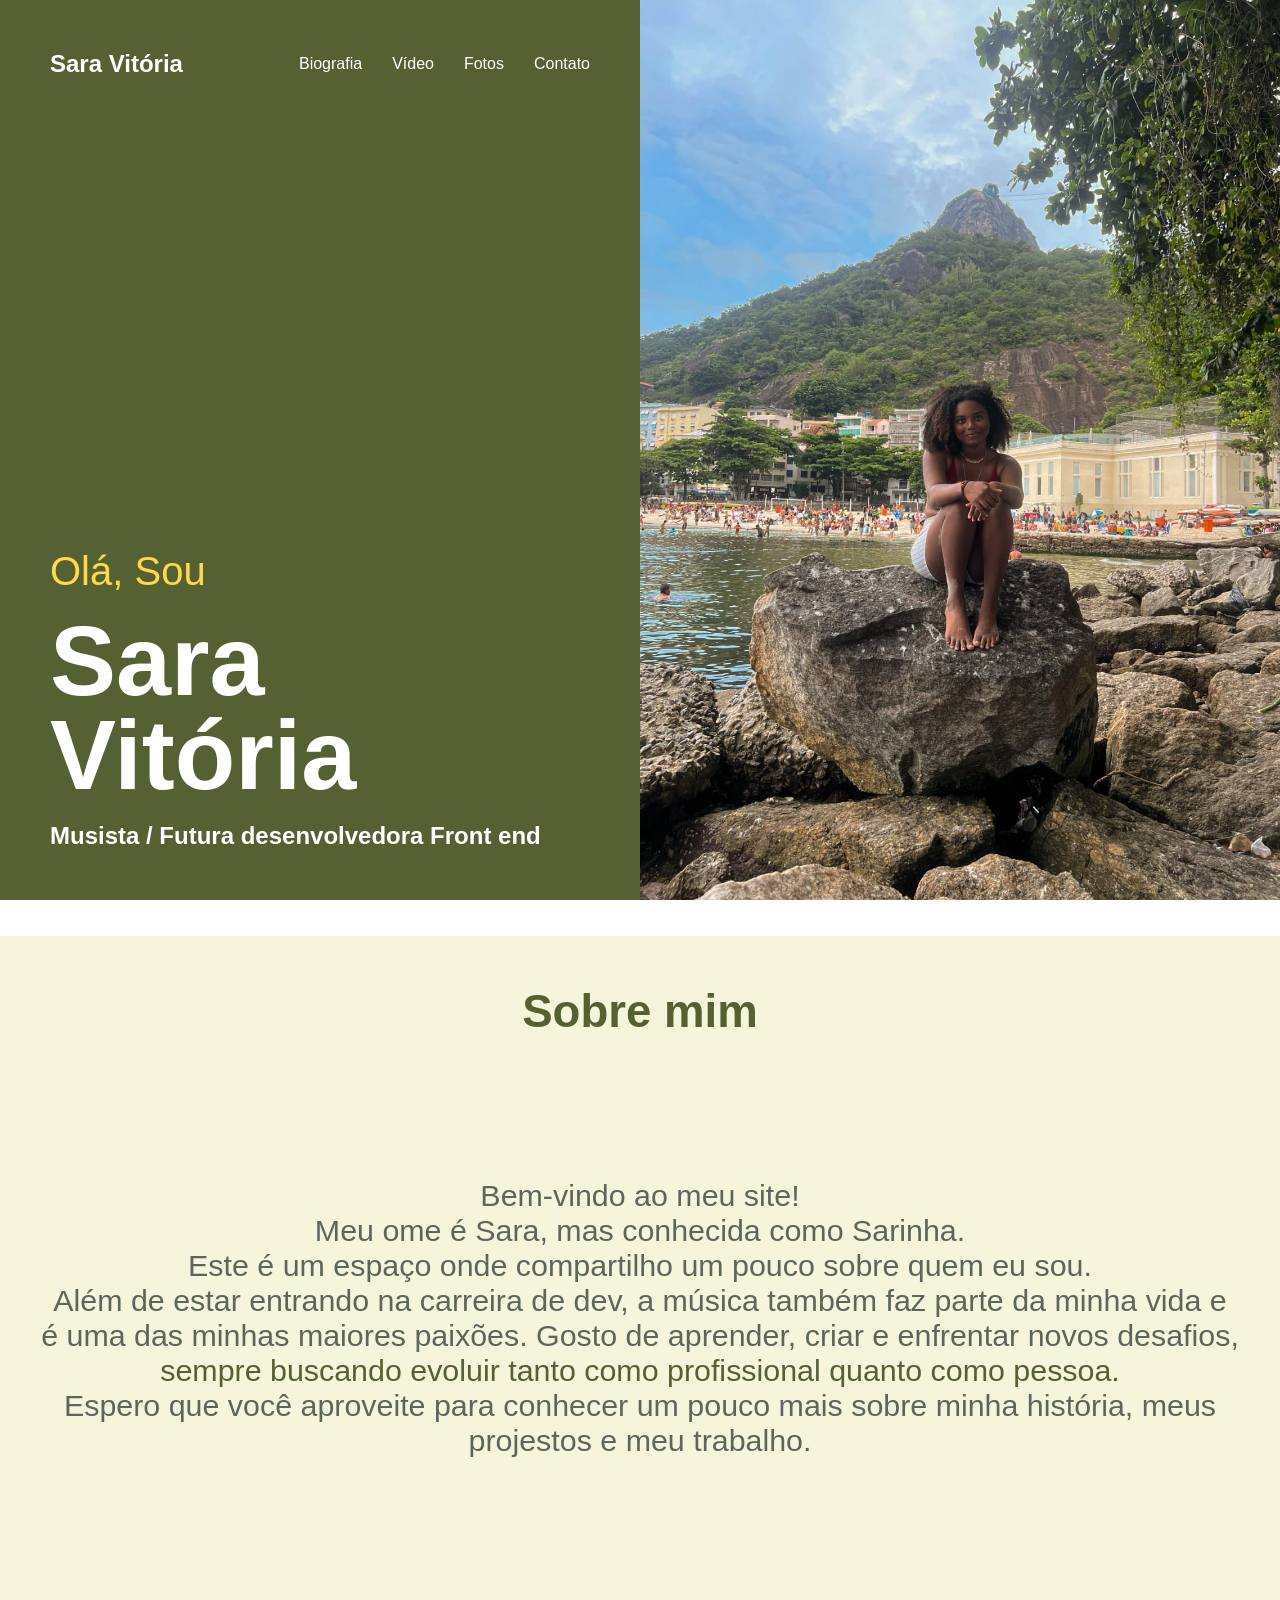
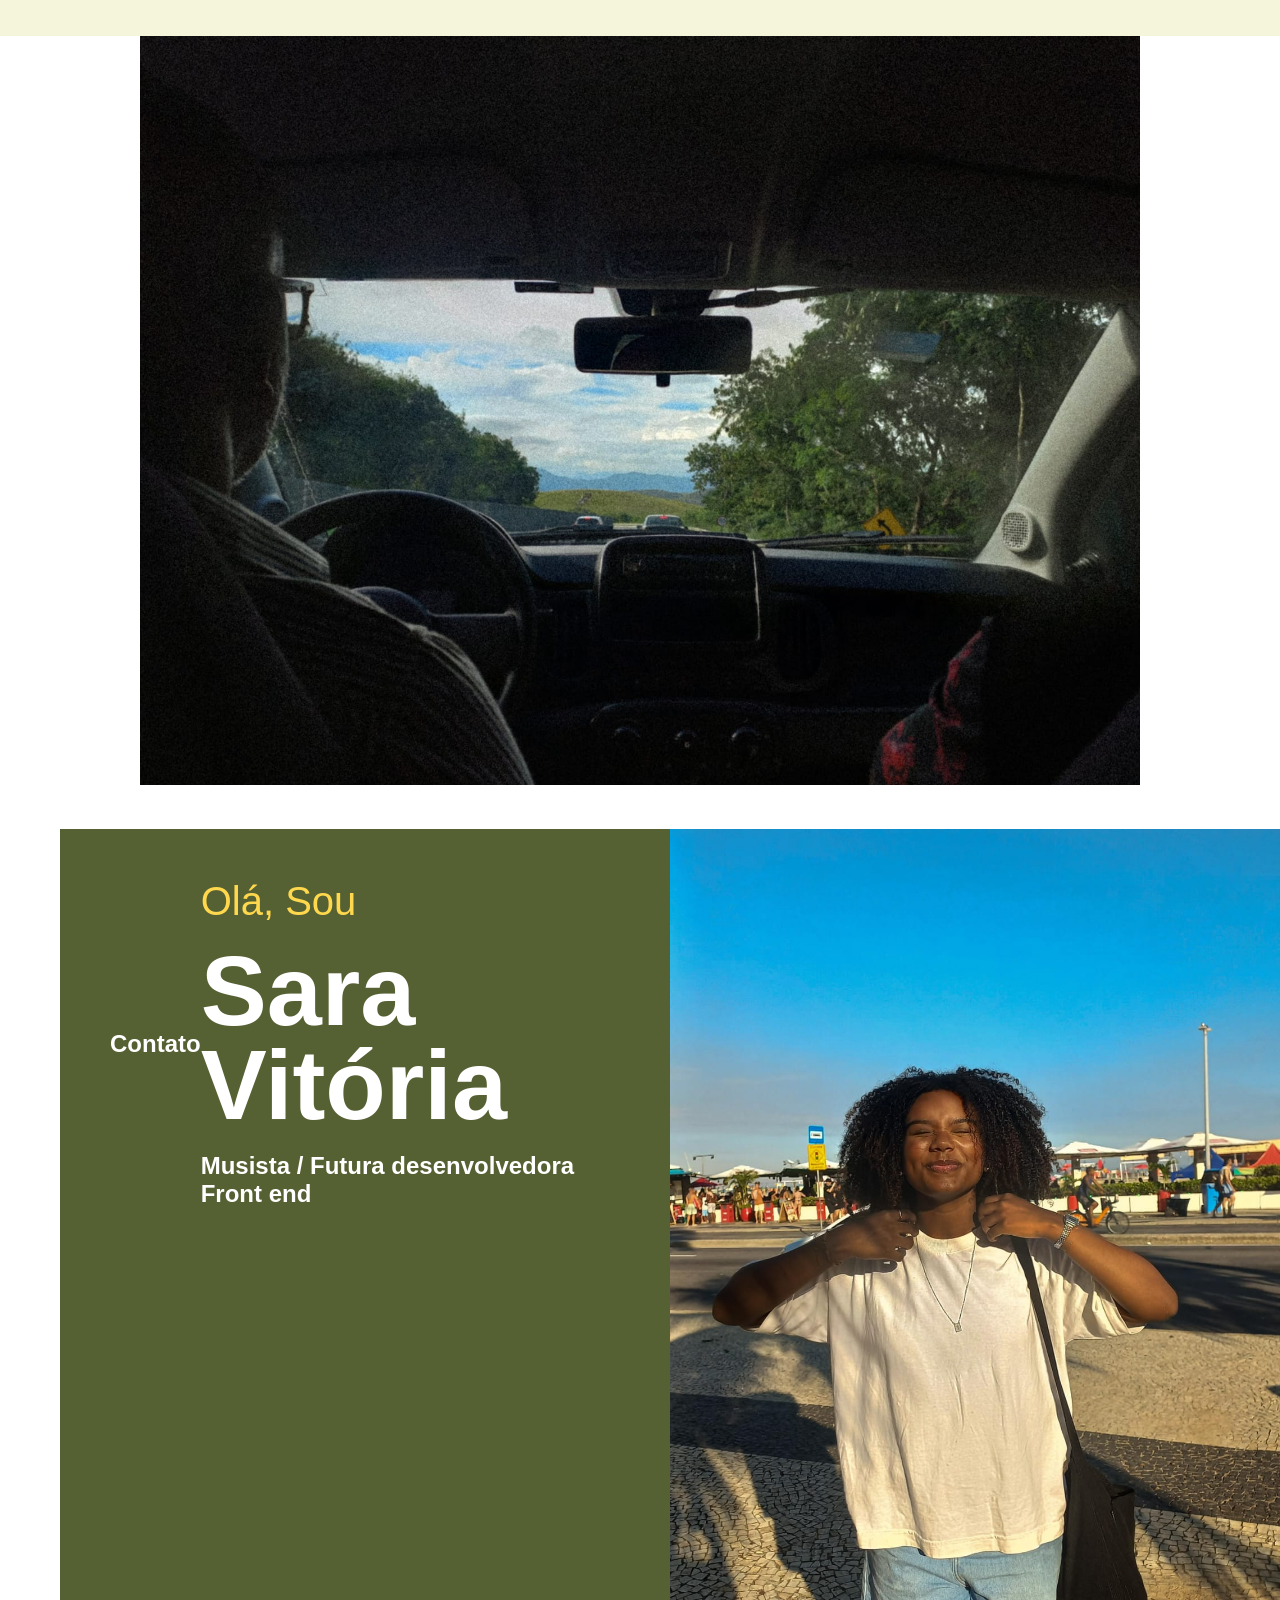
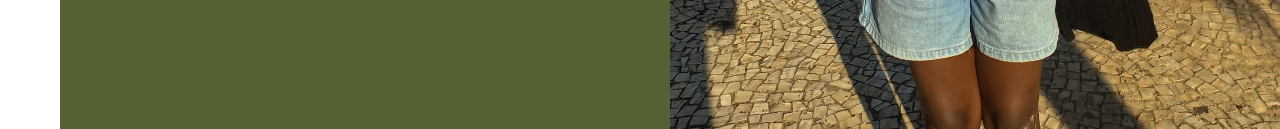
<file: index.html>
<!doctype html>
<html lang="pt-BR">
  <head>
    <meta charset="UTF-8" />
    <meta name="viewport" content="width=device-width, initial-scale=1.0" />
    <title>Site</title>
    <link rel="stylesheet" href="css/style.css" />
  </head>

  <body>
    <div class="container">
      <div class="lado-esquerdo">
        <nav>
          <h1>Sara Vitória</h1>

          <ul>
            <li><a href="Biografia">Biografia</a></li>
            <li><a href="Vídeo ">Vídeo</a></li>
            <li><a href="Fotos">Fotos</a></li>
            <li><a href="Contato">Contato</a></li>
          </ul>
        </nav>

        <div class="texto">
          <p>Olá, Sou</p>
          <h1>Sara<br />Vitória</h1>
          <h2>Musista / Futura desenvolvedora Front end</h2>
        </div>
      </div>

      <div class="lado-direito">
        <img src="img/fotosarinha.jpg" alt="foto Sarinha" />
      </div>
    </div><br><br>

    <!--container2-->
    <section class="container2">

      <center><h1 id="sobremim">Sobre mim</h1><br><br><br><br></center>
      
        <p>Bem-vindo ao meu site!</p> <p> Meu ome é Sara, mas conhecida como Sarinha.</p>
        <p>Este é um espaço onde compartilho um pouco sobre quem eu sou.</p> 
        <p>Além de estar entrando na carreira de dev, a música também faz parte da minha vida e</p> 
        <p>é uma das minhas maiores paixões. Gosto de aprender, criar e enfrentar novos desafios, </p>
        sempre buscando evoluir tanto como profissional quanto como pessoa. <p>Espero que você aproveite para conhecer um pouco mais sobre minha história, meus projestos e meu trabalho.</p>
      </section>
    

    <!--container3-->  
    <div class="container3">
      <center><img src="img/WhatsApp Image 2026-07-17 at 09.17.56.jpeg" width="1000" </center>
  
      </div>


    <!--container4-->  
    <div class="container4">

      <div class="lado-esquerdo">
        <nav>
          <h1>Contato</h1>

        <div class="texto">
          <p>Olá, Sou</p>
          <h1>Sara<br />Vitória</h1>
          <h2>Musista / Futura desenvolvedora Front end</h2>
        </div>
      </div>

      <div class="lado-direito">
        <img src="img/75ec6f0b-2019-4681-adf4-9e01c4de10c9.jpg" alt="foto Sarinha" />
      </div>
      
      </div>

    </section>
    <footer></footer>

    
  </body>
</html>
</file>
<file: css/style.css>
*{
    margin:0;
    padding:0;
    box-sizing:border-box;
    font-family:Arial, Helvetica, sans-serif;
}

.container{
    display:flex;
    height: 100vh;
    margin-top: 0px;
    margin-left: 0px;
  
   
}

.lado-esquerdo{
    width:50%;
    background:#566133;
    color:#fff;
    padding:50px;
    display:flex;
    flex-direction:column;
    justify-content:space-between;
}

.lado-direito{
    width:50%;
    overflow:hidden;
}

.lado-direito img{
    width:100%;
    height: 100%;
    object-fit:cover;
}

nav{
    display:flex;
    justify-content:space-between;
    align-items:center;
}

nav ul{
    display:flex;
    gap:30px;
    list-style:none;
}

nav a{
    color:white;
    text-decoration:none;
}

.texto p{
    color:#ffd84d;
    font-size:40px;
}

.texto h1{
    font-size:99px;
    line-height:0.95;
    margin:20px 0;
}

.texto span{
    font-size:24px;
}
body{
    left 100px;

}
p{
    color: #5d665c;
}
.container2{
    height: 700px;
    background-color: beige;
    color:#566133;
    padding: 0px;
    font-size: 1.9rem;
    text-align: center;


 
    
}
#sobremim{
    padding-top: 50px;


}

   

.container4{

    display:flex;
    height: 100vh;
    margin-top: 40px;
    margin-left: 60px;
    border-radius: 50px;
    background-color: #32381E;
}
</file>
